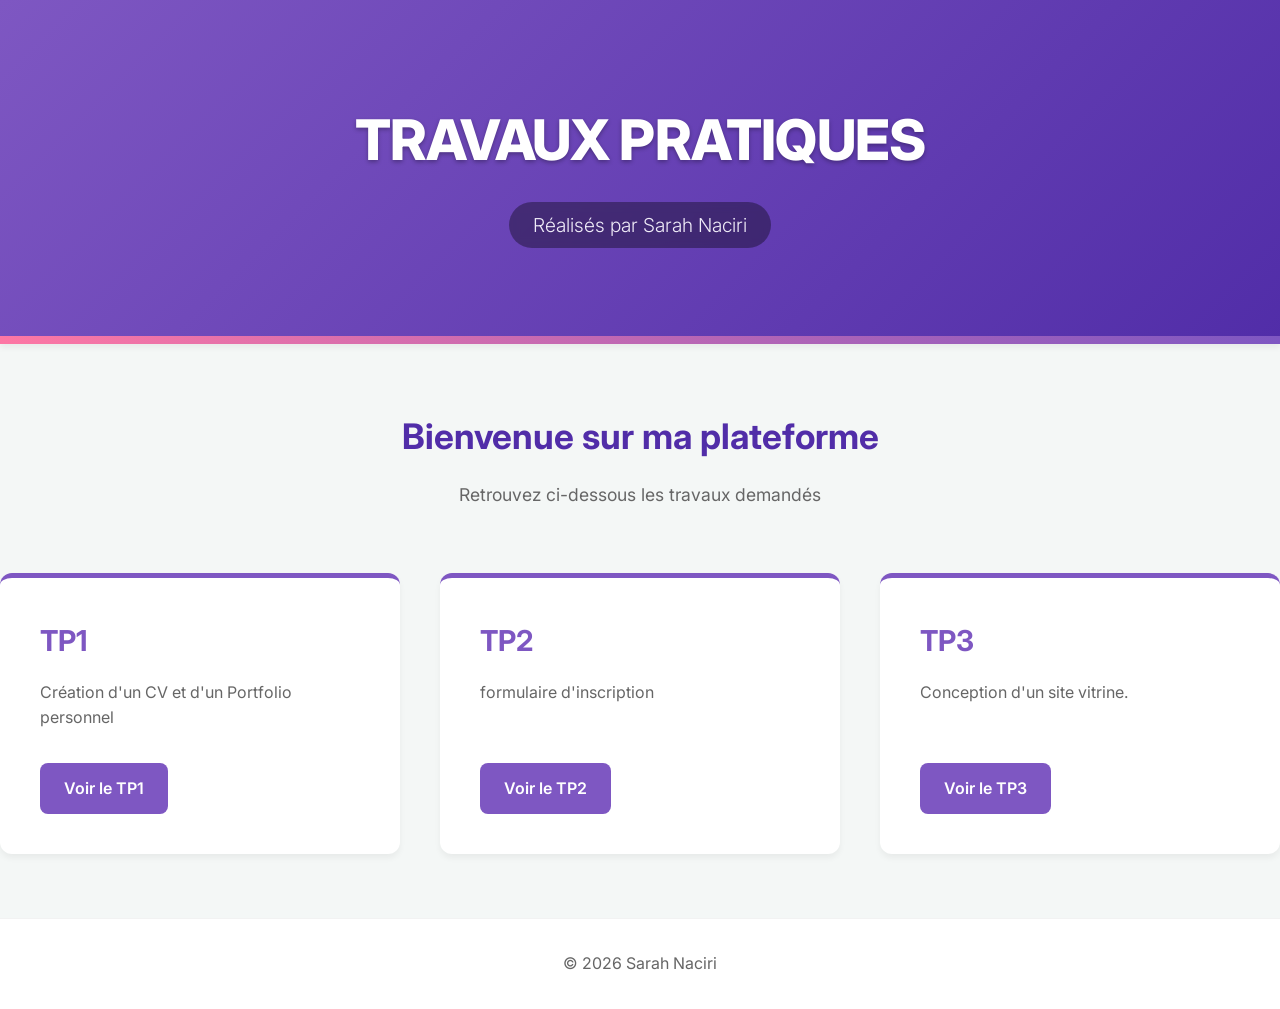
<file: index.html>
<!DOCTYPE html>
<html lang="fr">

<head>
  <meta charset="utf-8">
  <meta name="viewport" content="width=device-width, initial-scale=1">
  <meta name="description" content="Plateforme d'accès aux travaux pratiques. Sarah Naciri">
  <title>Plateforme TP - Sarah Naciri</title>
  <link rel="stylesheet" href="css/style.css">
</head>

<body>
  <header class="entete-site">

    <h1>Travaux Pratiques</h1>
    <p class="sous-titre">Réalisés par Sarah Naciri</p>

  </header>

  <main class="contenu-accueil">
    <section class="presentation">
      <h2>Bienvenue sur ma plateforme</h2>
      <p>Retrouvez ci-dessous les travaux demandés</p>
    </section>

    <!--Liste des travaux pratiques -->
    <section class="tps">

      <h2 class="titre-section-cache">Mes Travaux Pratiques</h2>
      <article class="carte-tp">
        <h3 class="titre-carte">TP1</h3>
        <p class="description-carte">Création d'un CV et d'un Portfolio personnel</p>
        <a href="pages/tp1.html" class="bouton">Voir le TP1</a>
      </article>

      <article class="carte-tp">
        <h3 class="titre-carte">TP2</h3>
        <p class="description-carte">formulaire d'inscription</p>
        <a href="pages/tp2.html" class="bouton">Voir le TP2</a>
      </article>

      <article class="carte-tp">
        <h3 class="titre-carte">TP3</h3>
        <p class="description-carte">Conception d'un site vitrine.</p>
        <a href="pages/tp3/index.html" class="bouton">Voir le TP3</a>
      </article>
    </section>
  </main>

  <footer class="pied-page">

    <p>&copy; 2026 Sarah Naciri</p>

  </footer>
</body>

</html>
</file>
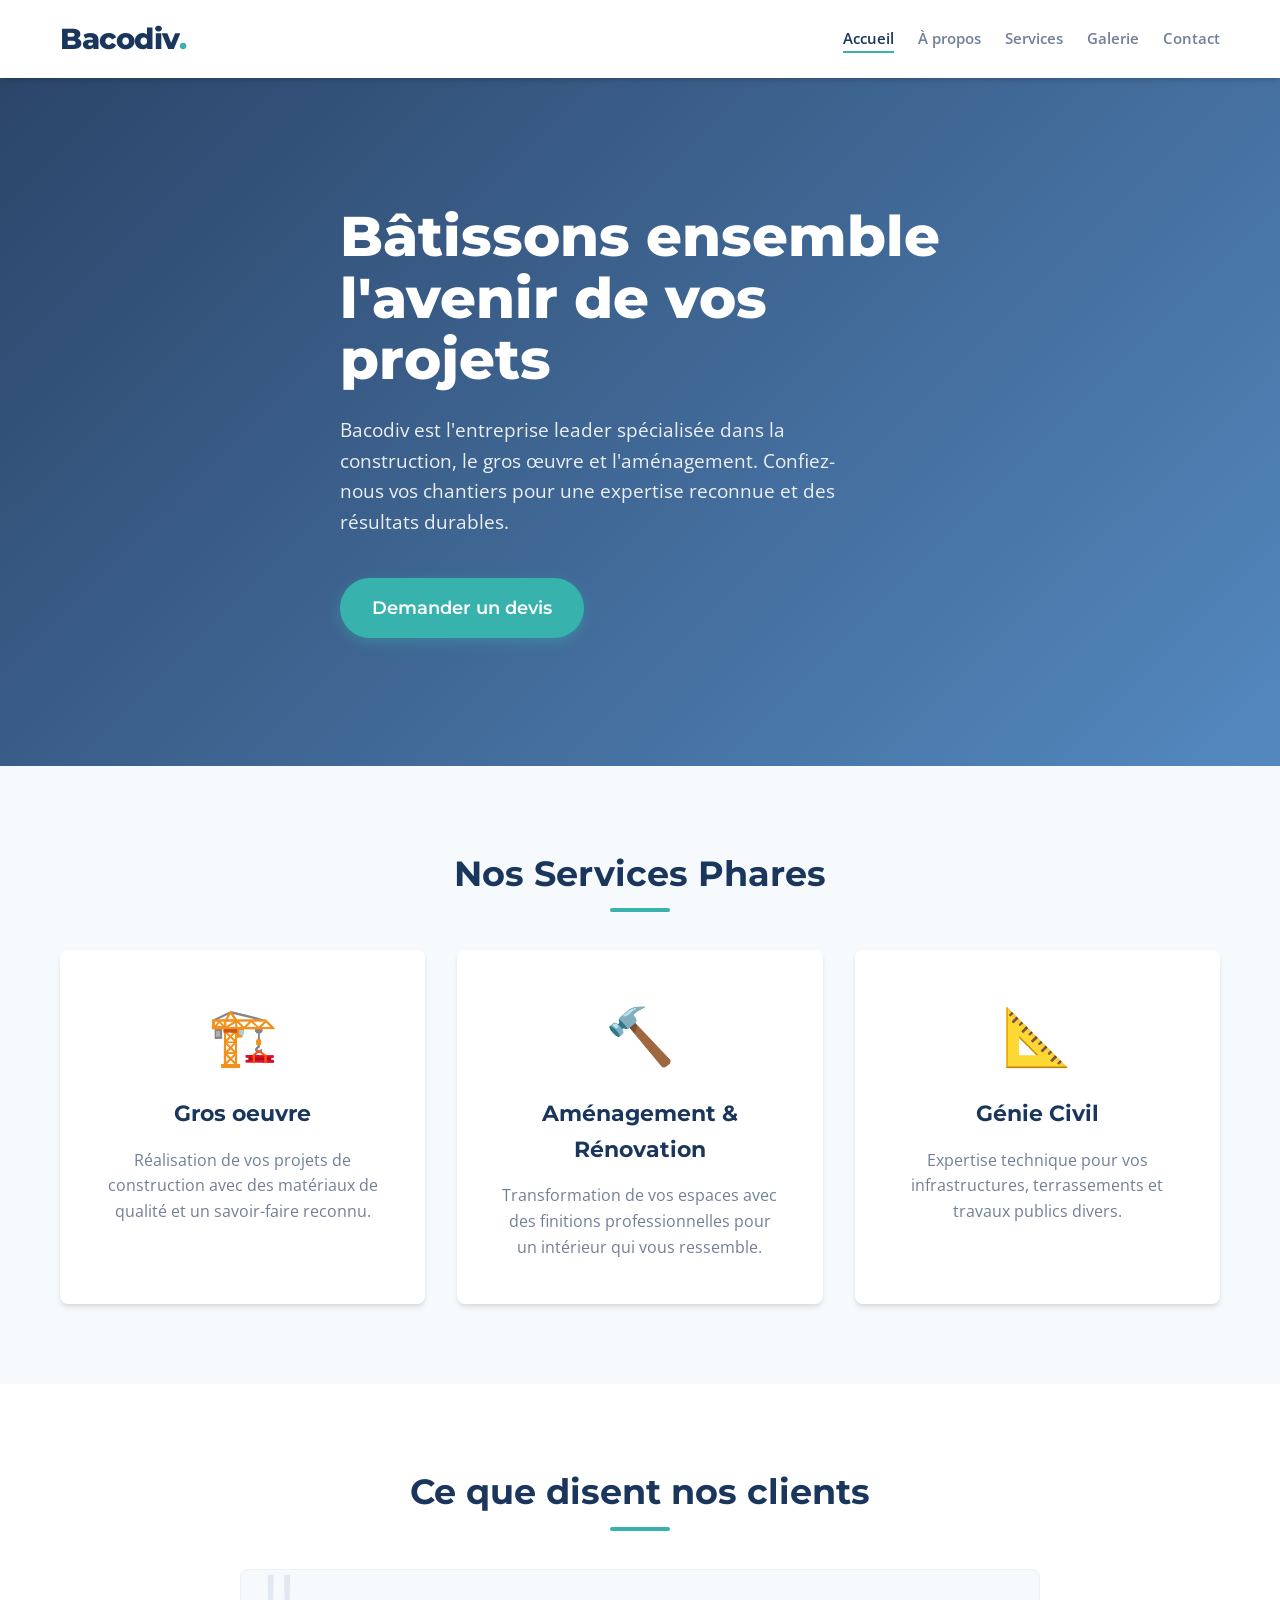
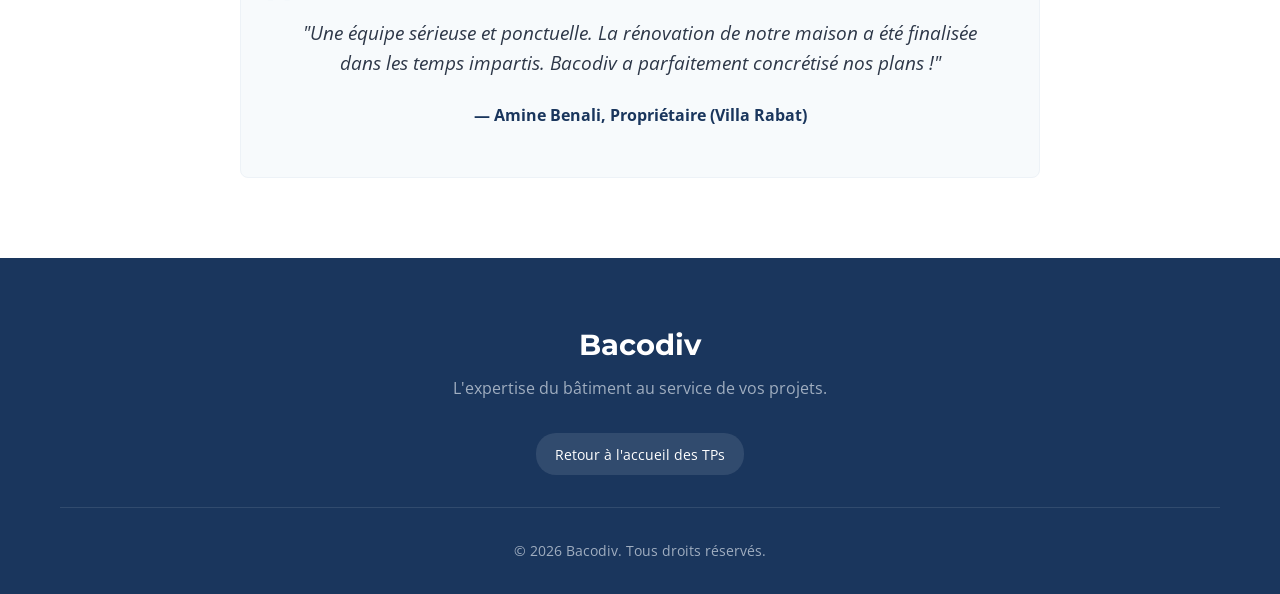
<file: pages/tp3/index.html>
<!DOCTYPE html>
<html lang="fr">

<head>
  <meta charset="UTF-8">
  <meta name="viewport" content="width=device-width, initial-scale=1.0">
  <meta name="description" content="Accueil de l'Entreprise Bacodiv.">

  <title>TP3 - Bacodiv Accueil</title>
  <!-- Titre dans l'onglet du navigateur -->
  <link rel="stylesheet" href="../../css/tp3.css">

</head>

<body class="page-vitrine">

  <a href="#contenu-principal" class="lien-saut-contenu">Aller au contenu</a>

  <header class="entete-site">
    <div class="conteneur">

      <div class="logo-site">
        <h1>Bacodiv</h1>
      </div>

      <nav class="navigation-principale" aria-label="Navigation principale">
        <!-- liste non ordonnée pour le menu -->
        <ul class="menu-horizontal">
          <li><a href="index.html" class="lien-actif" aria-current="page">Accueil</a></li>
          <li><a href="about.html">À propos</a></li>
          <li><a href="services.html">Services</a></li>
          <li><a href="gallery.html">Galerie</a></li>
          <li><a href="contact.html">Contact</a></li>
        </ul>
      </nav>

    </div>
  </header>

  <!-- Contenu principal de la page -->
  <main id="contenu-principal">

    <section class="section-banniere">
      <div class="conteneur">
        <div class="contenu-banniere">
          <h2 class="titre-banniere">Bâtissons ensemble l'avenir de vos projets</h2>
          <p class="texte-banniere">
            Bacodiv est l'entreprise leader spécialisée dans la construction, le gros œuvre et
            l'aménagement. Confiez-nous vos chantiers pour une expertise reconnue et des résultats durables.
          </p>
          <!-- Lien vers la page de contact -->
          <a href="contact.html" class="bouton-primaire">Demander un devis</a>

    </section>

    <!-- Section des services principaux -->
    <section class="section-services">
      <div class="conteneur">
        <h2 class="titre-section text-center">Nos Services Phares</h2>
        <!-- Grille de cartes de services -->
        <div class="grille-services">

          <article class="carte-service">
            <div class="icone-service" aria-hidden="true">🏗️</div>
            <h3 class="titre-service">Gros oeuvre</h3>
            <p class="description-service">
              Réalisation de vos projets de construction avec des matériaux de qualité et un savoir-faire reconnu.
            </p>
          </article>

          <article class="carte-service">
            <div class="icone-service" aria-hidden="true">🔨</div>
            <h3 class="titre-service">Aménagement &amp; Rénovation</h3>
            <p class="description-service">
              Transformation de vos espaces avec des finitions professionnelles pour un intérieur qui vous ressemble.
            </p>
          </article>

          <article class="carte-service">
            <div class="icone-service" aria-hidden="true">📐</div>
            <h3 class="titre-service">Génie Civil</h3>
            <p class="description-service">
              Expertise technique pour vos infrastructures, terrassements et travaux publics divers.
            </p>
          </article>

        </div>
      </div>
    </section>

    <!-- Section témoignages clients -->
    <section class="section-temoignages">
      <div class="conteneur">
        <h2 class="titre-section text-center">Ce que disent nos clients</h2>
        <div class="grille-temoignages">
          <!-- citation d'un client -->
          <blockquote class="carte-temoignage">
            <p class="texte-temoignage">
              "Une équipe sérieuse et ponctuelle. La rénovation de notre maison a été
              finalisée dans les temps impartis. Bacodiv a parfaitement concrétisé nos plans !"
            </p>
            <!-- footer à l'intérieur du blockquote pour l'auteur de la citation -->
            <footer class="auteur-temoignage">— Amine Benali, Propriétaire (Villa Rabat)</footer>
          </blockquote>
        </div>
      </div>
    </section>

  </main>

  <!-- Pied de page du site -->
  <footer class="pied-page-site">
    <div class="conteneur">

      <!-- Informations de l'entreprise -->
      <div class="infos-footer">
        <h3>Bacodiv</h3>
        <p>L'expertise du bâtiment au service de vos projets.</p>
      </div>

      <!-- Liens de retour -->
      <div class="liens-footer">
        <a href="../../index.html" class="bouton-retour">Retour à l'accueil des TPs</a>
      </div>

      <!-- Mention de copyright -->
      <div class="copyright-footer">
        <p>&copy; 2026 Bacodiv. Tous droits réservés.</p>
      </div>

    </div>
  </footer>

</body>

</html>
</file>
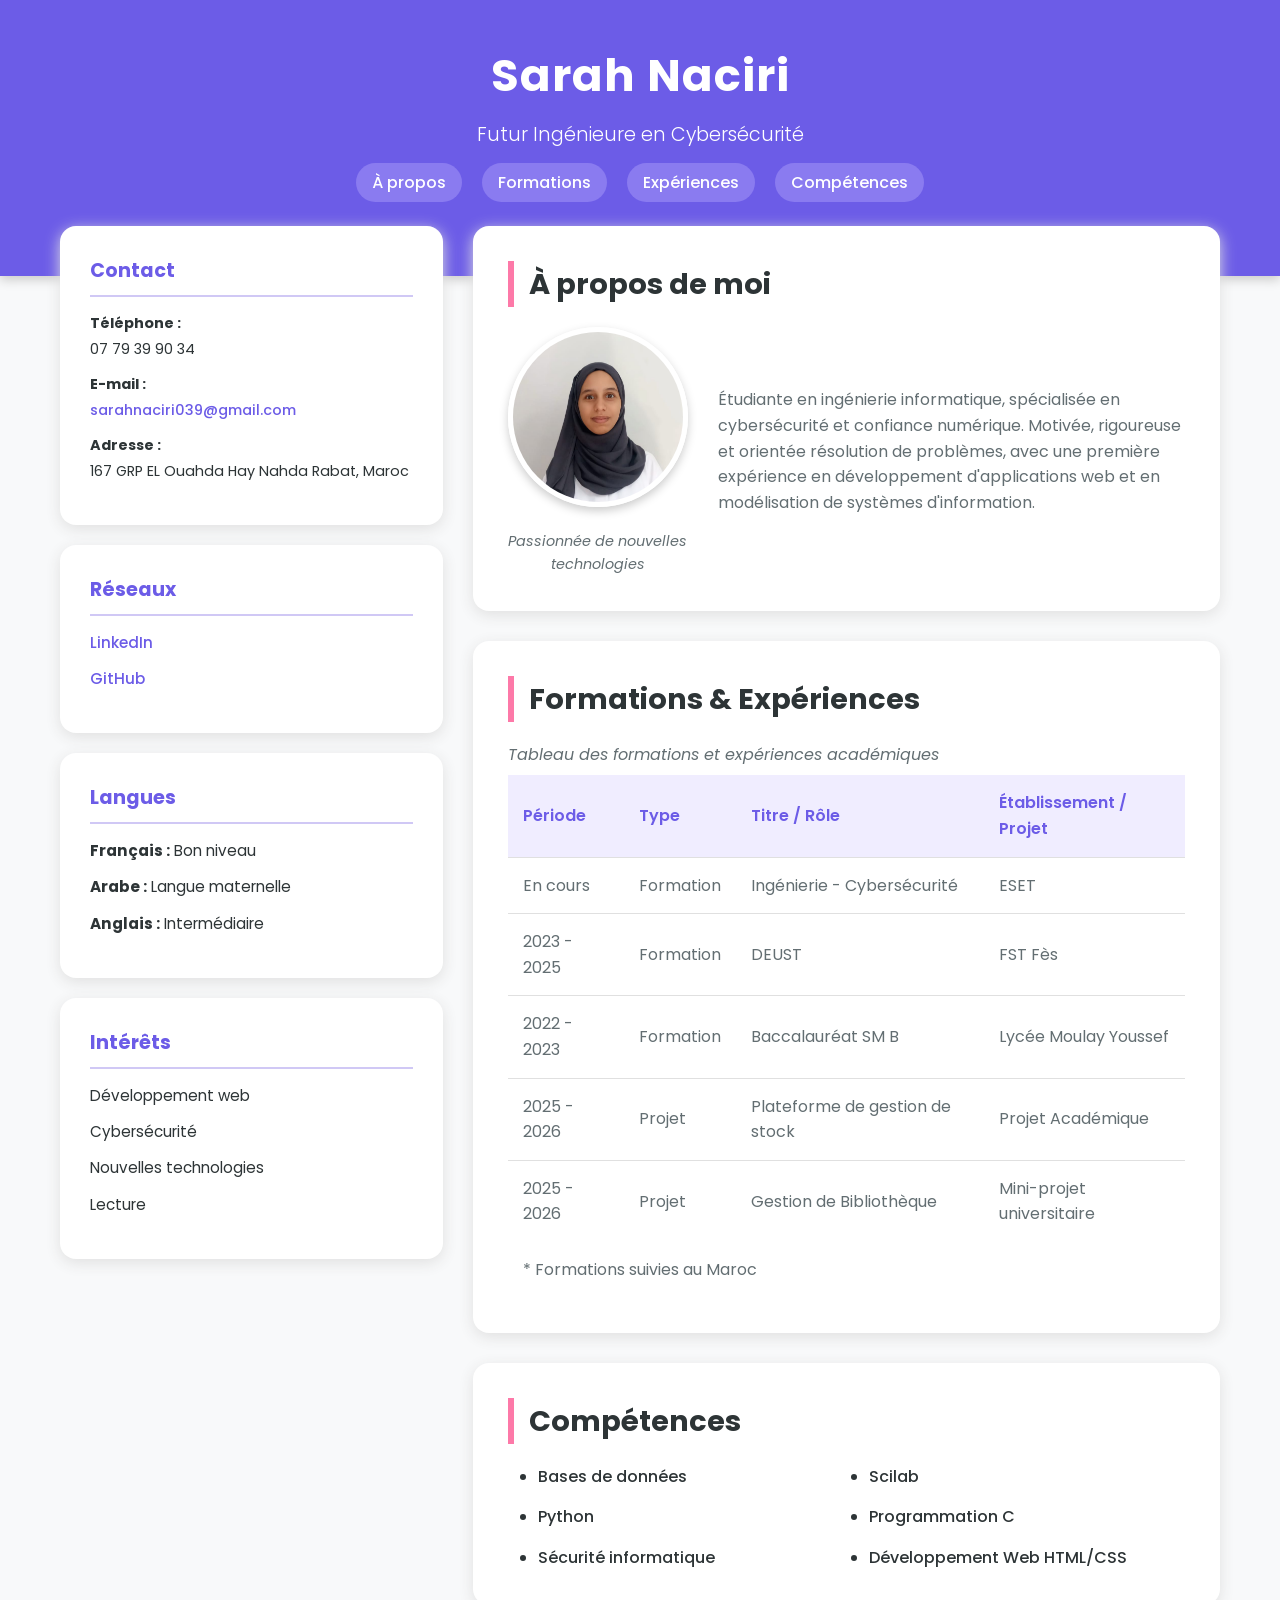
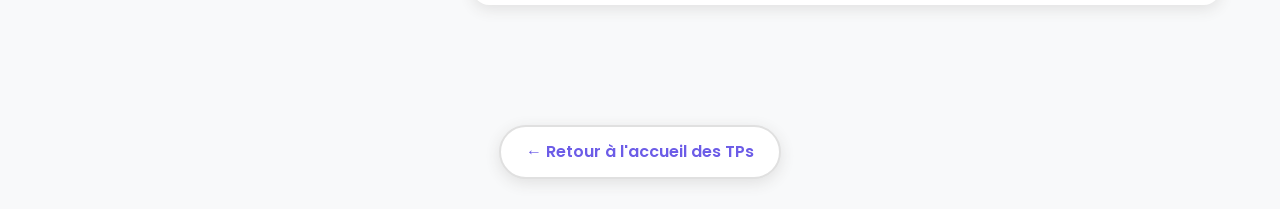
<file: pages/tp1.html>
<!DOCTYPE html>
<html lang="fr">


<head>
  <meta charset="UTF-8">
  <meta name="viewport" content="width=device-width, initial-scale=1.0">
  <meta name="description" content="CV/Portfolio de Sarah Naciri, étudiante en ingénierie informatique.">
  <title>TP1 - Portfolio de Sarah Naciri</title>
  <link rel="stylesheet" href="../css/tp1.css">
  <!--  relie le fichier CSS à cette page HTML -->
  <link rel="icon" type="image/png" href="../images/favicon.png">
</head>

<body class="page-cv">

  <a href="#contenu-principal" class="lien-saut-contenu">Aller au contenu principal</a>


  <header class="entete-cv">
    <div class="conteneur">
      <h1 class="nom-profil">Sarah Naciri</h1>
      <p class="titre-profil">Futur Ingénieure en Cybersécurité</p>

      <nav class="navigation-cv" aria-label="Navigation du CV">
        <!--  liste non ordonnée pour le menu -->
        <ul class="liste-menu">
          <!-- exp: href="#apropos" : lien vers la section avec id="apropos" sur la même page -->
          <li><a href="#apropos" class="lien-menu">À propos</a></li>
          <li><a href="#formations" class="lien-menu">Formations</a></li>
          <li><a href="#experiences" class="lien-menu">Expériences</a></li>
          <li><a href="#competences" class="lien-menu">Compétences</a></li>
        </ul>
      </nav>
    </div>
  </header>

  <!-- Contenu principal de la page -->
  <div class="conteneur">

    <main id="contenu-principal" class="mise-en-page-cv">

      <aside class="colonne-laterale">

        <!-- Bloc contact -->
        <section class="carte-info">
          <h2 class="titre-bloc">Contact</h2>
          <!-- address :balise sémantique pour les coordonnées -->
          <address class="coordonnees">
            <!-- div pour chaque ligne de contact -->
            <div class="ligne-contact">
              <strong>Téléphone :</strong>
              <span>07 79 39 90 34</span>
            </div>
            <div class="ligne-contact">
              <strong>E-mail :</strong>
              <!-- mailto: ouvre le client de messagerie -->
              <a href="mailto:sarahnaciri039@gmail.com" class="lien-contact">sarahnaciri039@gmail.com</a>
            </div>
            <div class="ligne-contact">
              <strong>Adresse :</strong>
              <span>167 GRP EL Ouahda Hay Nahda Rabat, Maroc</span>
            </div>
          </address>
        </section>

        <!-- Bloc réseaux sociaux -->
        <section class="carte-info">
          <h2 class="titre-bloc">Réseaux</h2>
          <ul class="liste-reseaux">
            <!-- rel="noopener noreferrer" = sécurité pour les liens externes -->
            <li>
              <a href="https://www.linkedin.com/in/sarah-naciri-694106385" target="_blank" rel="noopener noreferrer"
                class="lien-reseau" aria-label="Profil LinkedIn de Sarah Naciri">
                LinkedIn
              </a>
            </li>
            <li>
              <a href="https://github.com/" target="_blank" rel="noopener noreferrer" class="lien-reseau"
                aria-label="Profil GitHub de Sarah Naciri">
                GitHub
              </a>
            </li>
          </ul>
        </section>

        <!-- Bloc langues-->
        <section class="carte-info">
          <h2 class="titre-bloc">Langues</h2>
          <ul class="liste-simple">
            <li><strong>Français :</strong> Bon niveau</li>
            <li><strong>Arabe :</strong> Langue maternelle</li>
            <li><strong>Anglais :</strong> Intermédiaire</li>
          </ul>
        </section>

        <!-- Bloc centres d'intérêt -->
        <section class="carte-info">
          <h2 class="titre-bloc">Intérêts</h2>
          <ul class="liste-simple">
            <li>Développement web</li>
            <li>Cybersécurité</li>
            <li>Nouvelles technologies</li>
            <li>Lecture</li>
          </ul>
        </section>

      </aside>

      <!-- Colonne principale avec les sections du CV -->
      <div class="colonne-principale">

        <!-- Section "À propos" -->
        <article id="apropos" class="section-cv">
          <h2 class="titre-section">À propos de moi</h2>
          <div class="corps-section alignement-apropos">
            <!-- figure = image avec sa légende, figcaption = texte de la légende -->
            <figure class="conteneur-photo-apropos">
              <!-- alt : texte alternatif obligatoire sur toutes les images -->
              <img class="photo-profil" src="../images/photo.jpeg" alt="Photo de profil de Sarah Naciri"
                onerror="this.src='https://ui-avatars.com/api/?name=Sarah+Naciri&background=6c5ce7&color=fff&size=200'">
              <figcaption class="legende-photo">Passionnée de nouvelles technologies</figcaption>
            </figure>
            <p>
              Étudiante en ingénierie informatique, spécialisée en cybersécurité et confiance numérique.
              Motivée, rigoureuse et orientée résolution de problèmes, avec une première expérience
              en développement d'applications web et en modélisation de systèmes d'information.
            </p>
          </div>
        </article>

        <!-- Section des formations et expériences sous forme de tableau -->
        <article id="formations" class="section-cv">
          <h2 class="titre-section">Formations &amp; Expériences</h2>
          <div class="corps-section">
            <!-- table: tableau HTML pour données structurées -->
            <table class="tableau-cv">
              <caption>Tableau des formations et expériences académiques</caption>
              <!-- thead: en-tête du tableau -->
              <thead>
                <tr>
                  <th scope="col">Période</th>
                  <th scope="col">Type</th>
                  <th scope="col">Titre / Rôle</th>
                  <th scope="col">Établissement / Projet</th>
                </tr>
              <tbody>
                <tr>
                  <td>En cours</td>
                  <td>Formation</td>
                  <td>Ingénierie - Cybersécurité</td>
                  <td>ESET</td>
                </tr>
                <tr>
                  <td>2023 - 2025</td>
                  <td>Formation</td>
                  <td>DEUST</td>
                  <td>FST Fès</td>
                </tr>
                <tr>
                  <td>2022 - 2023</td>
                  <td>Formation</td>
                  <td>Baccalauréat SM B</td>
                  <td>Lycée Moulay Youssef</td>
                </tr>
                <tr>
                  <td>2025 - 2026</td>
                  <td>Projet</td>
                  <td>Plateforme de gestion de stock</td>
                  <td>Projet Académique</td>
                </tr>
                <tr>
                  <td>2025 - 2026</td>
                  <td>Projet</td>
                  <td>Gestion de Bibliothèque</td>
                  <td>Mini-projet universitaire</td>
                </tr>
              </tbody>
              <tfoot>
                <tr>
                  <td colspan="4">* Formations suivies au Maroc</td>
                </tr>
              </tfoot>
            </table>
          </div>
        </article>

        <!-- Section des compétences techniques -->
        <article id="competences" class="section-cv">
          <h2 class="titre-section">Compétences</h2>
          <div class="corps-section">
            <ul class="liste-competences">
              <li>Bases de données</li>
              <li>Scilab</li>
              <li>Python</li>
              <li>Programmation C</li>
              <li>Sécurité informatique</li>
              <li>Développement Web HTML/CSS</li>
            </ul>
          </div>
        </article>

      </div>

    </main>
  </div>

  <!-- Pied de page -->
  <footer class="pied-page-cv">
    <div class="conteneur">
      <a href="../index.html" class="bouton-retour">← Retour à l'accueil des TPs</a>
    </div>
  </footer>

</body>

</html>
</file>
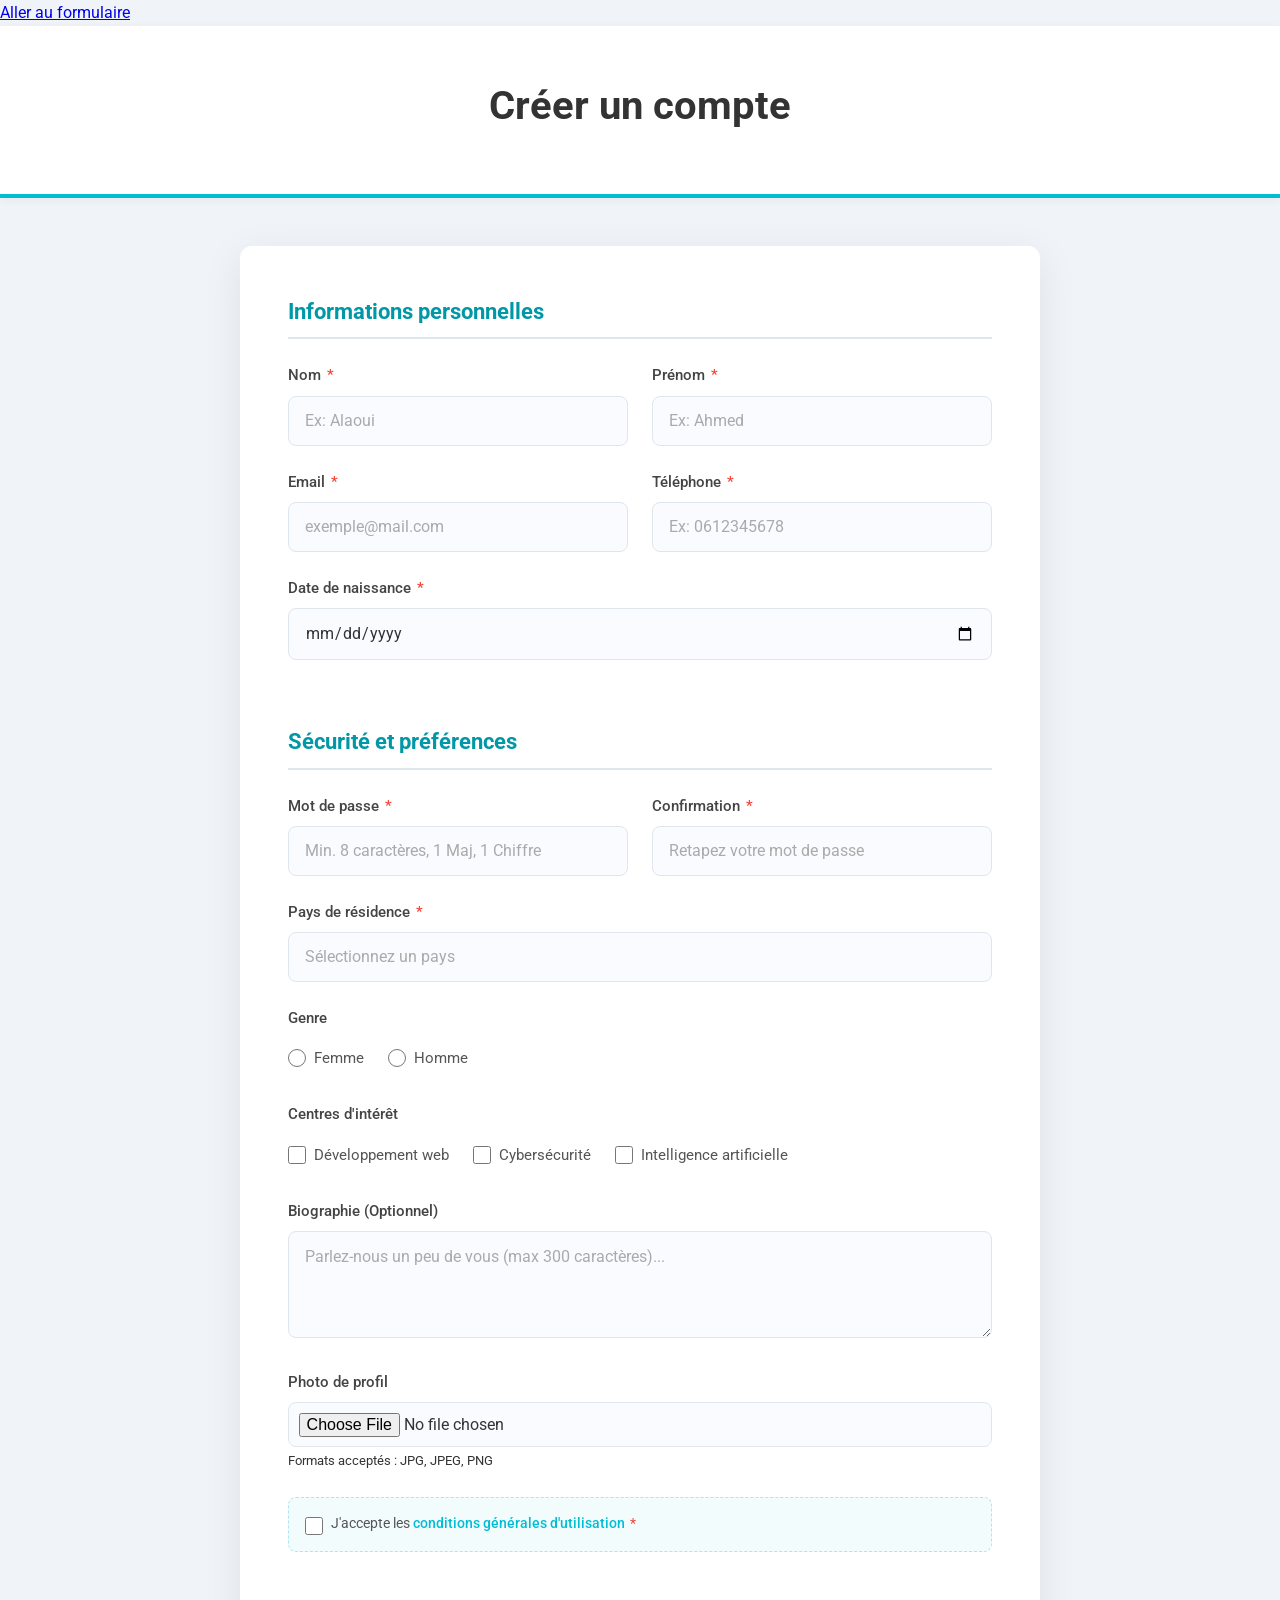
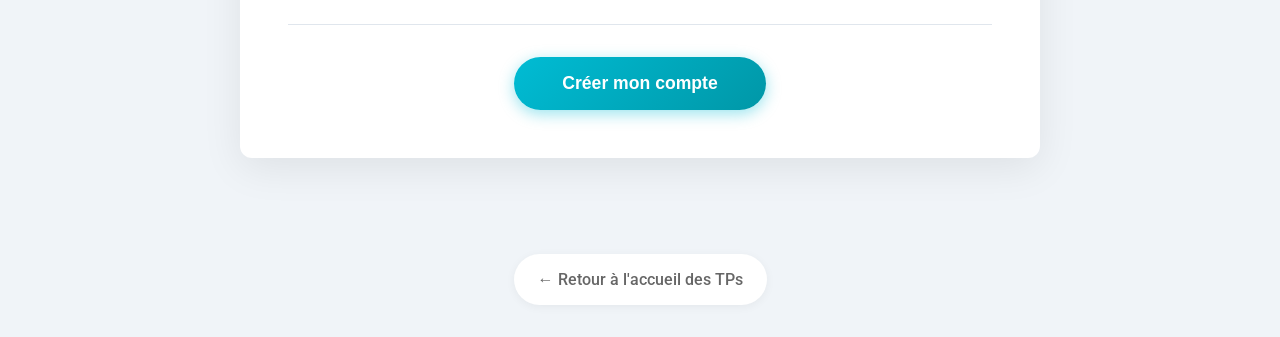
<file: pages/tp2.html>
<!DOCTYPE html>
<html lang="fr">

<head>
  <meta charset="UTF-8">
  <meta name="viewport" content="width=device-width, initial-scale=1.0">
  <meta name="description" content="Formulaire d'inscription - Créer un compte utilisateur.">
  <title>TP2 - Inscription</title>
  <link rel="stylesheet" href="../css/tp2.css">
  <!-- On connecte le fichier de styles CSS -->
  <link rel="icon" type="image/png" href="../images/favicon.png">
</head>

<body class="page-formulaire">

  <a href="#formulaire-inscription" class="lien-saut-contenu">Aller au formulaire</a>

  <!-- En-tête de la page -->
  <header class="entete-form">
    <h1 class="titre-principal">Créer un compte</h1>
  </header>

  <!-- Contenu principal : le formulaire -->
  <main class="contenu-principal">
    <div class="carte-formulaire">

      <!-- action="#" pour que  le formulaire ne se soumet nulle part  -->
      <!-- method="post" pour que les données sont envoyées de façon sécurisée -->
      <!-- enctype permet l'envoi de fichiers  -->
      <form id="formulaire-inscription" class="formulaire-inscription" action="#" method="post"
        enctype="multipart/form-data" novalidate>

        <!--  Partie 1 : Informations personnelles-->
        <fieldset class="groupe-champs">
          <legend class="legende-groupe">Informations personnelles</legend>

          <!-- Grille à 2 colonnes pour nom et prénom côte à côte -->
          <div class="grille-2-colonnes">

            <!-- Champ Nom -->
            <p class="champ-formulaire">
              <label for="nom" class="etiquette-champ">
                Nom <span class="requis" aria-hidden="true">*</span>
              </label>
              <!-- required est utilisé pour les champs obligatoire -->
              <!-- autocomplete pour aider le navigateur à remplir automatiquement -->
              <input id="nom" name="nom" type="text" class="entree-texte" placeholder="Ex: Alaoui" required
                autocomplete="family-name" aria-required="true">
            </p>

            <!-- Champ Prénom -->
            <p class="champ-formulaire">
              <label for="prenom" class="etiquette-champ">
                Prénom <span class="requis" aria-hidden="true">*</span>
              </label>
              <input id="prenom" name="prenom" type="text" class="entree-texte" placeholder="Ex: Ahmed" required
                autocomplete="given-name" aria-required="true">
            </p>

          </div>

          <div class="grille-2-colonnes">

            <!-- Champ Email -->
            <p class="champ-formulaire">
              <label for="email" class="etiquette-champ">
                Email <span class="requis" aria-hidden="true">*</span>
              </label>
              <!-- type="email" = le navigateur vérifie que c'est bien un email -->
              <input id="email" name="email" type="email" class="entree-texte" placeholder="exemple@mail.com" required
                autocomplete="email" aria-required="true"
                title="Veuillez entrer une adresse email valide (ex: nom@domaine.com)">
            </p>

            <!-- Champ Téléphone -->
            <p class="champ-formulaire">
              <label for="telephone" class="etiquette-champ">
                Téléphone <span class="requis" aria-hidden="true">*</span>
              </label>
              <!-- pattern est une expression pour valider le format -->
              <input id="telephone" name="telephone" type="tel" class="entree-texte" placeholder="Ex: 0612345678"
                required pattern="0[67][0-9]{8}" autocomplete="tel" aria-required="true"
                title="Format attendu : 06 ou 07 suivi de 8 chiffres (ex: 0612345678)">
            </p>

          </div>

          <!-- Date de naissance -->
          <p class="champ-formulaire">
            <label for="naissance" class="etiquette-champ">
              Date de naissance <span class="requis" aria-hidden="true">*</span>
            </label>
            <!-- type="date"pour affiche un calendrier dans le navigateur -->
            <!-- max="2007-12-31"pour que l'utilisateur doit avoir au moins 18 ans -->
            <input id="naissance" name="naissance" type="date" class="entree-texte" required max="2007-12-31"
              autocomplete="bday" aria-required="true" title="Vous devez avoir au moins 18 ans pour vous inscrire">
          </p>

        </fieldset>

        <!--  Partie 2 : Sécurité et préférences  -->
        <fieldset class="groupe-champs">
          <legend class="legende-groupe">Sécurité et préférences</legend>

          <div class="grille-2-colonnes">

            <!-- Champ Mot de passe -->
            <p class="champ-formulaire">
              <label for="motdepasse" class="etiquette-champ">
                Mot de passe <span class="requis" aria-hidden="true">*</span>
              </label>
              <!-- pattern pour au moins 8 caractères, 1 majuscule et 1 chiffre -->
              <input id="motdepasse" name="motdepasse" type="password" class="entree-texte"
                placeholder="Min. 8 caractères, 1 Maj, 1 Chiffre" required pattern="^(?=.*[A-Z])(?=.*\d).{8,}$"
                autocomplete="new-password" aria-required="true"
                title="Le mot de passe doit contenir au moins 8 caractères, une majuscule et un chiffre">
            </p>

            <!-- Champ Confirmation mot de passe -->
            <p class="champ-formulaire">
              <label for="confirmation" class="etiquette-champ">
                Confirmation <span class="requis" aria-hidden="true">*</span>
              </label>
              <input id="confirmation" name="confirmation" type="password" class="entree-texte"
                placeholder="Retapez votre mot de passe" required autocomplete="new-password" aria-required="true"
                title="Retapez exactement le même mot de passe">
            </p>

          </div>

          <!-- Champ Pays -->
          <p class="champ-formulaire">
            <label for="pays" class="etiquette-champ">
              Pays de résidence <span class="requis" aria-hidden="true">*</span>
            </label>
            <!-- list="liste-pays" connecte l'input à la datalist ci-dessous -->
            <input id="pays" name="pays" class="entree-texte" list="liste-pays" placeholder="Sélectionnez un pays"
              required autocomplete="country-name" aria-required="true">
            <!-- datalist c'est la  liste de suggestions pour l'input au-dessus -->
            <datalist id="liste-pays">
              <option value="Maroc"></option>
              <option value="France"></option>
              <option value="Espagne"></option>
              <option value="Canada"></option>
            </datalist>
          </p>

          <!-- Choix du genre avec des boutons radio -->
          <!-- Un seul choix possible parmi les options radio -->
          <fieldset class="champ-formulaire multi-choix">
            <legend class="etiquette-champ pseudo-label">Genre</legend>
            <div class="conteneur-radios">
              <label class="etiquette-radio">
                <input type="radio" class="entree-radio" name="genre" value="femme" required>
                Femme
              </label>
              <label class="etiquette-radio">
                <input type="radio" class="entree-radio" name="genre" value="homme">
                Homme
              </label>
            </div>
          </fieldset>

          <!-- Centres d'intérêt avec des cases à cocher (Plusieurs choix possibles avec les checkboxes) -->
          <fieldset class="champ-formulaire multi-choix">
            <legend class="etiquette-champ pseudo-label">Centres d'intérêt</legend>
            <div class="conteneur-checkbox">
              <label class="etiquette-checkbox">
                <input type="checkbox" class="entree-checkbox" name="interets" value="web">
                Développement web
              </label>
              <label class="etiquette-checkbox">
                <input type="checkbox" class="entree-checkbox" name="interets" value="cyber">
                Cybersécurité
              </label>
              <label class="etiquette-checkbox">
                <input type="checkbox" class="entree-checkbox" name="interets" value="ia">
                Intelligence artificielle
              </label>
            </div>
          </fieldset>

          <!-- zone de texte libre avec limite de caractères -->
          <p class="champ-formulaire">
            <label for="bio" class="etiquette-champ">Biographie (Optionnel)</label>
            <!-- maxlength = nombre maximum de caractères autorisés -->
            <textarea id="bio" name="bio" class="entree-texte zone-texte" maxlength="300" rows="4"
              placeholder="Parlez-nous un peu de vous (max 300 caractères)..."></textarea>
          </p>

          <!-- Upload de photo de profil -->
          <p class="champ-formulaire custom-file-upload">
            <label for="photo" class="etiquette-champ">Photo de profil</label>
            <!-- type="file" = bouton pour choisir un fichier -->
            <!-- accept = limite aux extensions d'image acceptées -->
            <input id="photo" name="photo" type="file" class="entree-fichier" accept=".jpg,.jpeg,.png"
              aria-describedby="aide-photo">
            <small id="aide-photo">Formats acceptés : JPG, JPEG, PNG</small>
          </p>

          <!-- Case à cocher pour accepter les Conditions Générales d'Utilisation -->
          <p class="champ-formulaire conditions-utilisation">
            <label class="etiquette-checkbox cgu-label">
              <input type="checkbox" class="entree-checkbox" name="cgu" required aria-required="true">
              <span class="texte-cgu">
                J'accepte les
                <a href="#" class="lien-cgu">conditions générales d'utilisation</a>
                <span class="requis" aria-hidden="true">*</span>
              </span>
            </label>
          </p>

        </fieldset>

        <!-- Bouton de soumission du formulaire -->
        <p class="conteneur-actions">
          <button type="submit" class="bouton-soumission">Créer mon compte</button>
        </p>

      </form>
    </div>
  </main>

  <!-- Pied de page avec lien retour -->
  <footer class="pied-page-form conteneur text-center">
    <a href="../index.html" class="bouton-retour">← Retour à l'accueil des TPs</a>
  </footer>

</body>

</html>
</file>
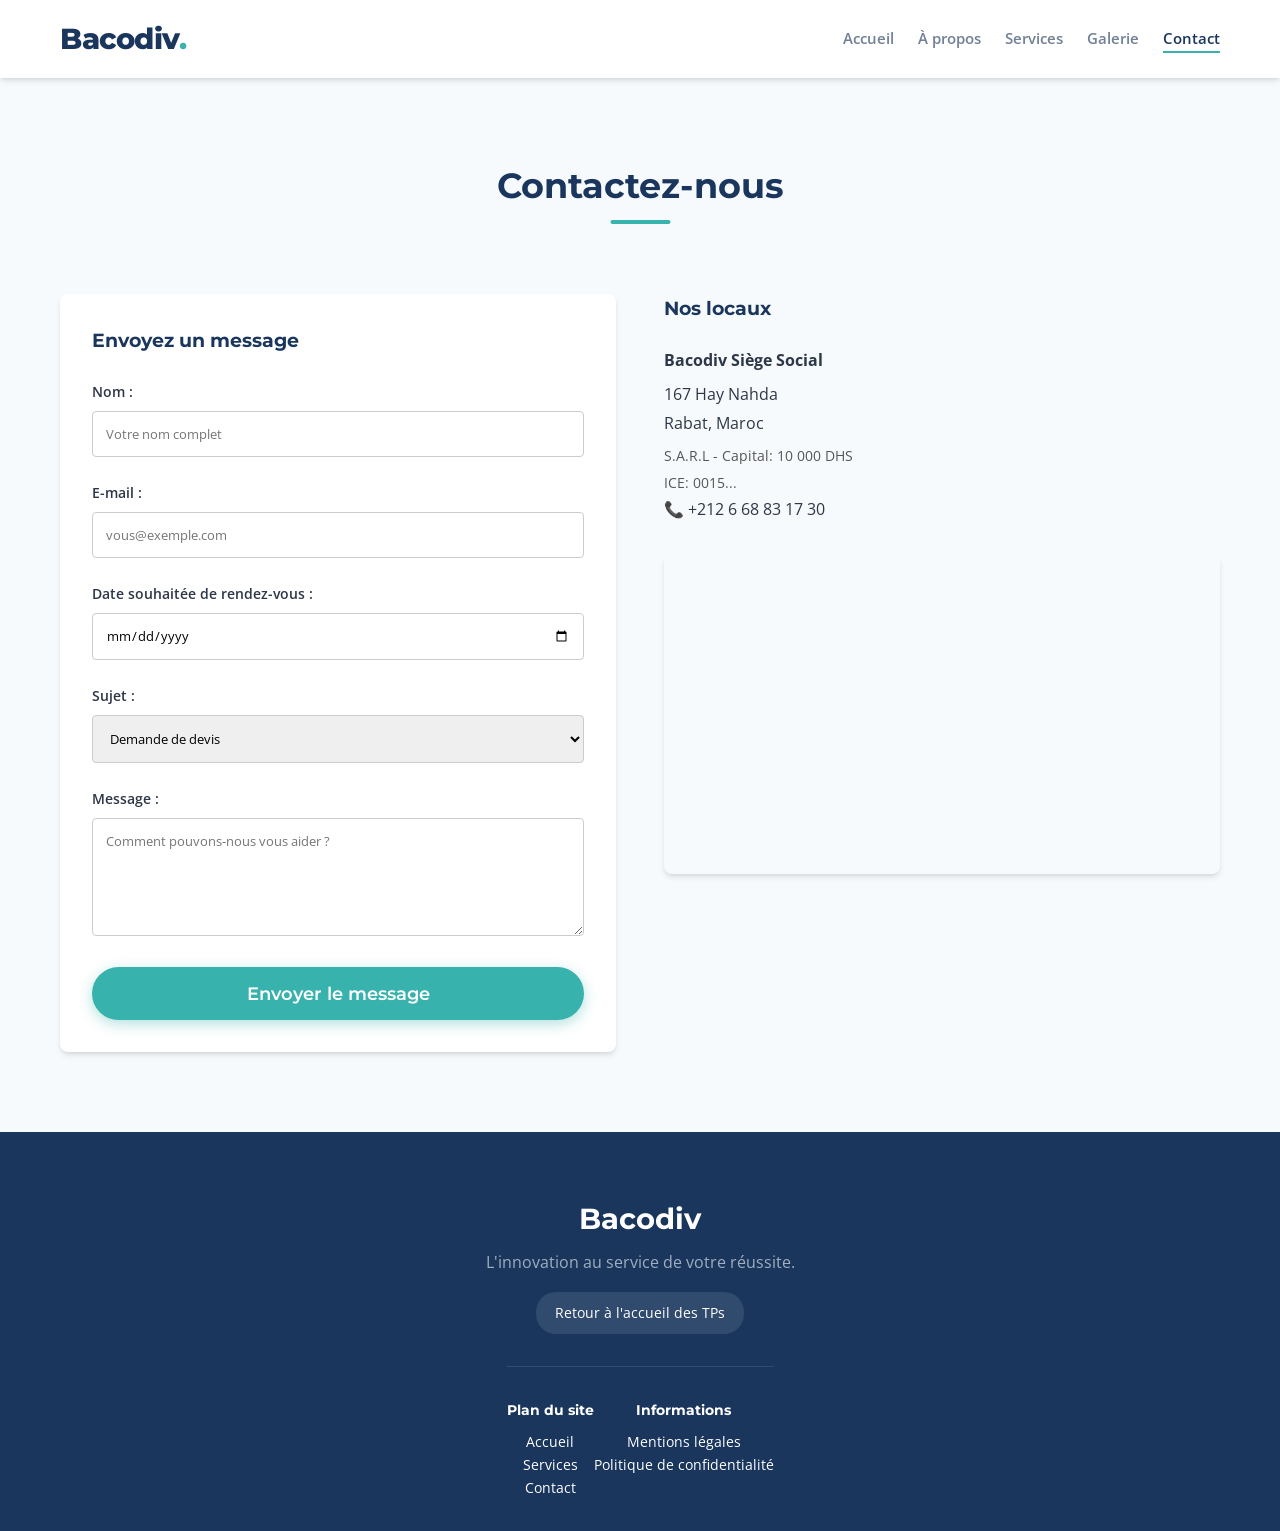
<file: pages/tp3/contact.html>
<!DOCTYPE html>
<html lang="fr">

<head>
  <meta charset="UTF-8">
  <meta name="viewport" content="width=device-width, initial-scale=1.0">
  <meta name="description" content="Contactez Bacodiv pour vos projets.">
  <title>Contact - Bacodiv</title>
  <link rel="stylesheet" href="../../css/tp3.css">
</head>

<body class="page-vitrine">

  <a href="#contenu-principal" class="lien-saut-contenu">Aller au contenu</a>

  <header class="entete-site">
    <div class="conteneur">

      <div class="logo-site">
        <h1>Bacodiv</h1>
      </div>

      <nav class="navigation-principale" aria-label="Navigation principale">
        <ul class="menu-horizontal">
          <li><a href="index.html">Accueil</a></li>
          <li><a href="about.html">À propos</a></li>
          <li><a href="services.html">Services</a></li>
          <li><a href="gallery.html">Galerie</a></li>
          <li><a href="contact.html" class="lien-actif" aria-current="page">Contact</a></li>
        </ul>
      </nav>

    </div>
  </header>

  <!-- Contenu principal de la page -->
  <main id="contenu-principal">
    <section class="section-services">
      <div class="conteneur">
        <h2 class="titre-section text-center">Contactez-nous</h2>

        <div class="contact-container">

          <!-- Formulaire de contact -->
          <div class="form-contact">
            <h3 class="contact-sous-titre">Envoyez un message</h3>

            <!-- action="#" pour aue le formulaire ne se soumet nulle part-->
            <form action="#" method="POST">

              <!-- Champ Nom -->
              <label for="nom">Nom :</label>
              <input type="text" id="nom" name="nom" required placeholder="Votre nom complet">

              <!-- Champ Email -->
              <label for="email">E-mail :</label>
              <!-- type="email" pour que le navigateur vérifie le format automatiquement -->
              <input type="email" id="email" name="email" required placeholder="vous@exemple.com">

              <!-- Champ date de rendez-vous  -->
              <label for="date-rdv">Date souhaitée de rendez-vous :</label>
              <!-- type="date" pour afficher un calendrier -->
              <input type="date" id="date-rdv" name="date-rdv">

              <!-- Sélection du sujet avec une liste déroulante -->
              <label for="sujet">Sujet :</label>
              <!-- select est pour une liste déroulante avec plusieurs options -->
              <select id="sujet" name="sujet">
                <option value="devis">Demande de devis</option>
                <option value="support">Support technique</option>
                <option value="partenariat">Partenariat</option>
                <option value="autre">Autre</option>
              </select>

              <!-- Champ message  -->
              <label for="message">Message :</label>
              <!-- textarea: grande zone de texte sur plusieurs lignes -->
              <textarea id="message" name="message" rows="5" required
                placeholder="Comment pouvons-nous vous aider ?"></textarea>

              <!-- Bouton d'envoi -->
              <button type="submit" class="bouton-primaire btn-pleine-largeur">Envoyer le message</button>

            </form>
          </div>

          <!-- Infos de localisation et carte Google Maps -->
          <div class="infos-carte">
            <h3 class="contact-sous-titre">Nos locaux</h3>
            <p class="contact-mb-medium"><strong>Bacodiv Siège Social</strong></p>
            <p class="contact-mb-small">167 Hay Nahda</p>
            <p class="contact-mb-medium">Rabat, Maroc</p>
            <p class="contact-mb-small contact-text-small">S.A.R.L - Capital: 10 000 DHS</p>
            <p class="contact-mb-small contact-text-small">ICE: 0015...</p>
            <p class="contact-mb-large">&#128222; +212 6 68 83 17 30</p>

            <iframe class="carte-maps" title="Carte Google Maps - Localisation Bacodiv à Rabat"
              src="https://www.google.com/maps/embed?pb=!1m18!1m12!1m3!1d105886.602281488!2d-6.9388057288631!3d33.9693356!2m3!1f0!2f0!3f0!3m2!1i1024!2i768!4f13.1!3m3!1m2!1s0xda76b871f50c5c1%3A0x7ac946ed7408076b!2sRabat%2C%20Morocco!5e0!3m2!1sen!2sus!4v1700000000000!5m2!1sen!2sus"
              width="100%" height="320" style="border:0;" allowfullscreen="" loading="lazy"
              referrerpolicy="no-referrer-when-downgrade">
            </iframe>
          </div>

        </div>
      </div>
    </section>
  </main>

  <!-- Pied de page  -->
  <footer class="pied-page-site">
    <div class="conteneur">

      <div class="infos-footer text-center">
        <h3 class="contact-mb-medium">Bacodiv</h3>
        <p>L'innovation au service de votre réussite.</p>
        <p>
          <a href="../../index.html" class="bouton-retour footer-bouton-retour">
            Retour à l'accueil des TPs
          </a>
        </p>
      </div>

      <div class="footer-liens-conteneur">

        <!--  plan du site -->
        <div>
          <h4>Plan du site</h4>
          <ul class="footer-liste-liens">
            <li><a href="index.html" class="footer-lien">Accueil</a></li>
            <li><a href="services.html" class="footer-lien">Services</a></li>
            <li><a href="contact.html" class="footer-lien">Contact</a></li>
          </ul>
        </div>

        <!-- informations légales -->
        <div>
          <h4>Informations</h4>
          <ul class="footer-liste-liens">
            <li><a href="#" class="footer-lien">Mentions légales</a></li>
            <li><a href="#" class="footer-lien">Politique de confidentialité</a></li>
          </ul>
        </div>

      </div>
    </div>
  </footer>

</body>

</html>
</file>
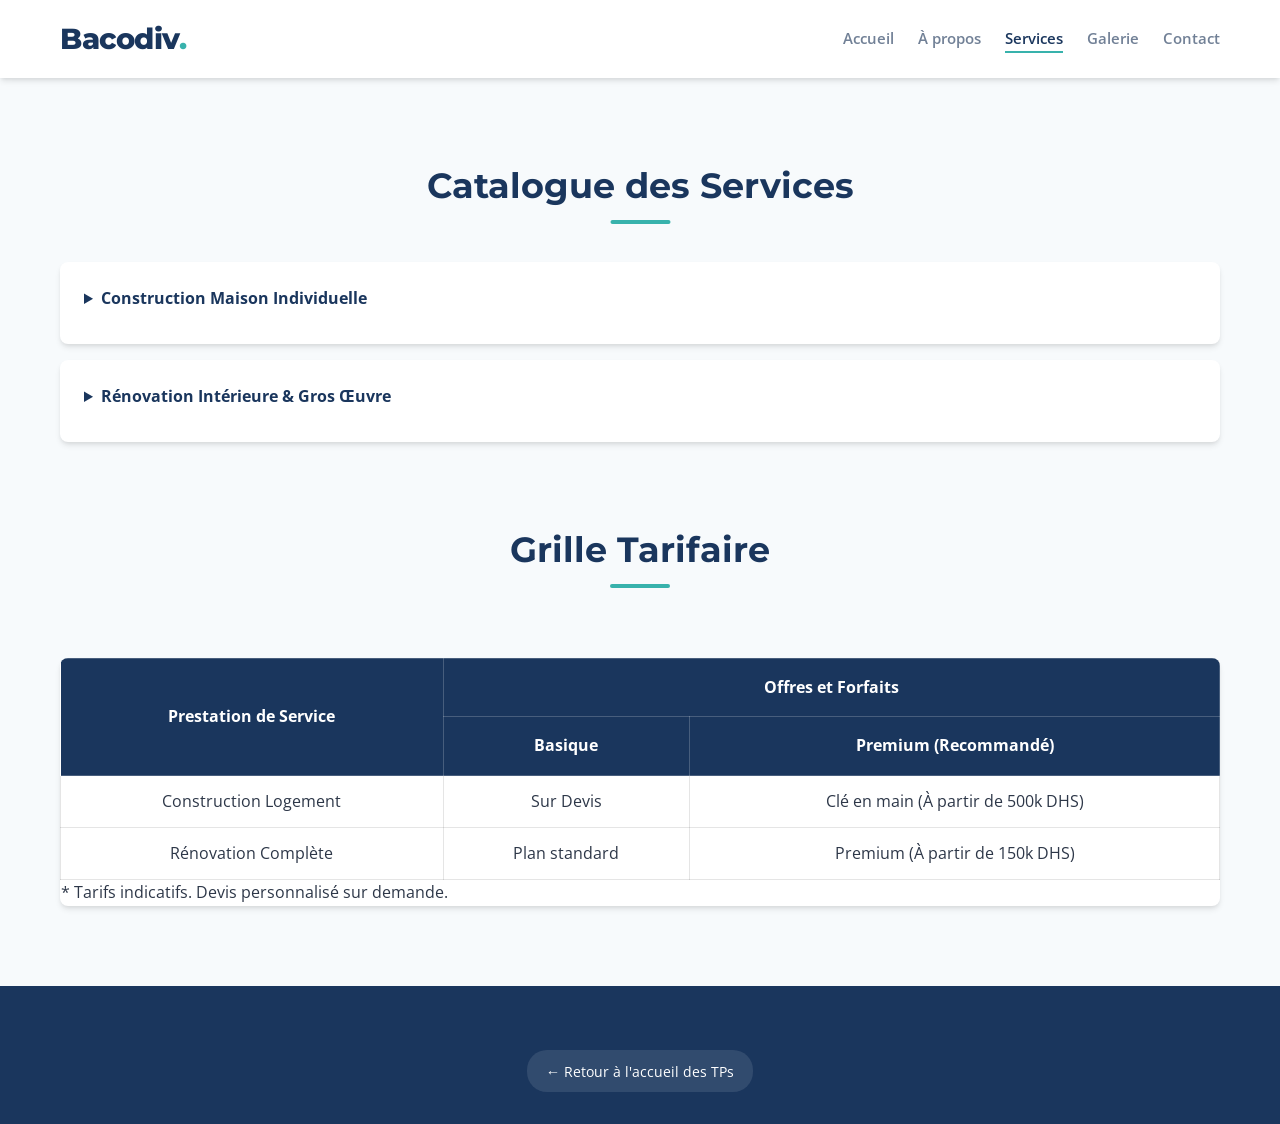
<file: pages/tp3/services.html>
<!DOCTYPE html>
<html lang="fr">

<head>
  <meta charset="UTF-8">
  <meta name="viewport" content="width=device-width, initial-scale=1.0">
  <meta name="description" content="Nos services détaillés chez Bacodiv.">
  <title>Services - Bacodiv</title>
  <link rel="stylesheet" href="../../css/tp3.css">
</head>

<body class="page-vitrine">

  <a href="#contenu-principal" class="lien-saut-contenu">Aller au contenu</a>

  <header class="entete-site">
    <div class="conteneur">

      <div class="logo-site">
        <h1>Bacodiv</h1>
      </div>

      <nav class="navigation-principale" aria-label="Navigation principale">
        <ul class="menu-horizontal">
          <li><a href="index.html">Accueil</a></li>
          <li><a href="about.html">À propos</a></li>
          <li><a href="services.html" class="lien-actif" aria-current="page">Services</a></li>
          <li><a href="gallery.html">Galerie</a></li>
          <li><a href="contact.html">Contact</a></li>
        </ul>
      </nav>

    </div>
  </header>

  <!-- Contenu principal de la page -->
  <main id="contenu-principal">
    <section class="section-services">
      <div class="conteneur">
        <h2 class="titre-section text-center">Catalogue des Services</h2>

        <!-- On clique sur le "summary" pour voir le détail -->
        <details class="details-service">
          <summary>Construction Maison Individuelle</summary>
          <p>
            Nous vous accompagnons de A à Z dans la création de votre maison idéale.
            Respect des normes de qualité et des délais.
          </p>
        </details>

        <details class="details-service">
          <summary>Rénovation Intérieure &amp; Gros Œuvre</summary>
          <p>
            Donnez un second souffle à votre bien. Plomberie, électricité, maçonnerie,
            rafraîchissement des peintures.
          </p>
        </details>

        <!-- Tableau des tarifs -->
        <h2 class="titre-section text-center titre-grille">Grille Tarifaire</h2>

        <table class="table-tarifs">

          <thead>
            <tr>
              <th rowspan="2" scope="col">Prestation de Service</th>
              <th colspan="2" scope="colgroup">Offres et Forfaits</th>
            </tr>
            <tr>
              <th scope="col">Basique</th>
              <th scope="col">Premium (Recommandé)</th>
            </tr>
          </thead>

          <tbody>
            <tr>
              <td class="td-tarif">Construction Logement</td>
              <td class="td-tarif">Sur Devis</td>
              <td class="td-tarif">Clé en main (À partir de 500k DHS)</td>
            </tr>
            <tr>
              <td class="td-tarif">Rénovation Complète</td>
              <td class="td-tarif">Plan standard</td>
              <td class="td-tarif">Premium (À partir de 150k DHS)</td>
            </tr>
          </tbody>

          <tfoot>
            <tr>
              <td colspan="3">* Tarifs indicatifs. Devis personnalisé sur demande.</td>
            </tr>
          </tfoot>

        </table>

      </div>
    </section>
  </main>

  <!-- Pied de page -->
  <footer class="pied-page-site">
    <div class="conteneur text-center">
      <a href="../../index.html" class="bouton-retour">← Retour à l'accueil des TPs</a>
    </div>
  </footer>

</body>

</html>
</file>
<file: css/style.css>
@import url('https://fonts.googleapis.com/css2?family=Inter:wght@300;400;600;700&display=swap');

:root {
  --couleur-primaire: #7e57c2;
  --couleur-primaire-sombre: #512da8;
  --couleur-secondaire: #fd77a4;
  --couleur-fond: #f4f7f6;
  --couleur-texte: #333333;
  --couleur-texte-clair: #666666;
  --couleur-blanc: #ffffff;
  --ombre-legere: 0 4px 6px rgba(0, 0, 0, 0.05);
  --ombre-survol: 0 10px 20px rgba(0, 0, 0, 0.1);
  --transition-douce: all 0.3s ease;
  --bordure-arrondie: 12px;
}

* {
  margin: 0;
  padding: 0;
  box-sizing: border-box;
}

body {
  font-family: 'Inter', sans-serif;
  background-color: var(--couleur-fond);
  color: var(--couleur-texte);
  line-height: 1.6;
  display: flex;
  flex-direction: column;
  min-height: 100vh;
}



.entete-site {
  background: linear-gradient(135deg, var(--couleur-primaire), var(--couleur-primaire-sombre)), url('https://images.unsplash.com/photo-1541888081622-4a00ddf8a975?w=1600&q=80') center/cover;
  background-blend-mode: overlay;
  color: var(--couleur-blanc);
  padding: 6rem 2rem;
  text-align: center;
  box-shadow: var(--ombre-legere);
  position: relative;
  overflow: hidden;
}

.entete-site::after {
  content: '';
  position: absolute;
  bottom: 0;
  left: 0;
  right: 0;
  height: 8px;
  background: linear-gradient(90deg, var(--couleur-secondaire), var(--couleur-primaire));
}

.entete-site h1 {
  font-size: 3.5rem;
  font-weight: 800;
  margin-bottom: 1rem;
  letter-spacing: -0.05rem;
  text-transform: uppercase;
  text-shadow: 0 2px 4px rgba(0, 0, 0, 0.3);
}

.sous-titre {
  font-size: 1.4rem;
  opacity: 0.95;
  font-weight: 400;
  background: rgba(0, 0, 0, 0.4);
  display: inline-block;
  padding: 0.5rem 1.5rem;
  border-radius: 30px;
  backdrop-filter: blur(5px);
}

.sous-titre {
  font-size: 1.2rem;
  opacity: 0.9;
  font-weight: 300;
}


.contenu-accueil {
  flex-grow: 1;
  padding: 4rem 0;
}

.presentation {
  text-align: center;
  margin-bottom: 4rem;
  max-width: 800px;
  margin-left: auto;
  margin-right: auto;
}

.presentation h2 {
  font-size: 2.2rem;
  color: var(--couleur-primaire-sombre);
  margin-bottom: 1rem;
}

.presentation p {
  font-size: 1.1rem;
  color: var(--couleur-texte-clair);
}

.titre-section-cache {
  position: absolute;
  width: 1px;
  height: 1px;
  overflow: hidden;
  clip: rect(0, 0, 0, 0);
}

.tps {
  display: grid;
  grid-template-columns: repeat(auto-fit, minmax(300px, 1fr));
  gap: 2.5rem;
}

.carte-tp {
  background-color: var(--couleur-blanc);
  padding: 2.5rem;
  border-radius: var(--bordure-arrondie);
  box-shadow: var(--ombre-legere);
  transition: var(--transition-douce);
  display: flex;
  flex-direction: column;
  border-top: 5px solid var(--couleur-primaire);
}

.carte-tp:hover {
  transform: translateY(-10px);
  box-shadow: var(--ombre-survol);
  border-top-color: var(--couleur-secondaire);
}

.titre-carte {
  font-size: 1.8rem;
  color: var(--couleur-primaire);
  margin-bottom: 1rem;
}

.description-carte {
  color: var(--couleur-texte-clair);
  margin-bottom: 2rem;
  flex-grow: 1;
}

.bouton {
  display: inline-block;
  background-color: var(--couleur-primaire);
  color: var(--couleur-blanc);
  text-decoration: none;
  padding: 0.8rem 1.5rem;
  border-radius: 8px;
  font-weight: 600;
  text-align: center;
  transition: var(--transition-douce);
  align-self: flex-start;
}

.bouton:hover {
  background-color: var(--couleur-secondaire);
  box-shadow: 0 4px 10px rgba(255, 64, 129, 0.3);
}


.pied-page {
  background-color: var(--couleur-blanc);
  color: var(--couleur-texte-clair);
  text-align: center;
  padding: 2rem 0;
  border-top: 1px solid rgba(0, 0, 0, 0.05);
  margin-top: auto;
}
</file>
<file: css/tp3.css>
@import url('https://fonts.googleapis.com/css2?family=Montserrat:wght@300;400;600;700;800&family=Open+Sans:wght@400;600&display=swap');

:root {
  --couleur-primaire: #1a365d;
  --couleur-primaire-clair: #2b6cb0;
  --couleur-accent: #38b2ac;
  --couleur-fond: #f7fafc;
  --couleur-texte: #2d3748;
  --couleur-texte-clair: #718096;
  --couleur-blanc: #ffffff;
  --ombre-douce: 0 4px 6px -1px rgba(0, 0, 0, 0.1), 0 2px 4px -1px rgba(0, 0, 0, 0.06);
  --ombre-forte: 0 20px 25px -5px rgba(0, 0, 0, 0.1), 0 10px 10px -5px rgba(0, 0, 0, 0.04);
  --bordure-rayon: 8px;
  --transition: all 0.3s ease-in-out;
}

* {
  margin: 0;
  padding: 0;
  box-sizing: border-box;
}

.lien-saut-contenu {
  position: absolute;
  top: -100px;
  left: 10px;
  background-color: #1a365d;
  color: #ffffff;
  padding: 8px 16px;
  border-radius: 4px;
  text-decoration: none;
  font-weight: 600;
  z-index: 9999;
}

/* Visible quand il reçoit le focus  */
.lien-saut-contenu:focus {
  top: 10px;
}

body.page-vitrine {
  font-family: 'Open Sans', sans-serif;
  color: var(--couleur-texte);
  background-color: var(--couleur-fond);
  line-height: 1.6;
}

h1,
h2,
h3,
h4,
.logo-site {
  font-family: 'Montserrat', sans-serif;
}

.conteneur {
  max-width: 1200px;
  margin: 0 auto;
  padding: 0 20px;
}

.text-center {
  text-align: center;
}

/* En-tête */
.entete-site {
  background-color: var(--couleur-blanc);
  box-shadow: var(--ombre-douce);
  position: sticky;
  top: 0;
  z-index: 100;
  padding: 1rem 0;
}

.entete-site .conteneur {
  display: flex;
  justify-content: space-between;
  align-items: center;
  flex-wrap: wrap;
}

.logo-site h1 {
  font-weight: 800;
  font-size: 1.8rem;
  color: var(--couleur-primaire);
  letter-spacing: -0.5px;
}

.logo-site h1::after {
  content: '.';
  color: var(--couleur-accent);
}

.menu-horizontal {
  list-style: none;
  display: flex;
  gap: 1.5rem;
}

.menu-horizontal a {
  text-decoration: none;
  color: var(--couleur-texte-clair);
  font-weight: 600;
  font-size: 0.95rem;
  transition: var(--transition);
  position: relative;
  padding-bottom: 5px;
}

.menu-horizontal a::after {
  content: '';
  position: absolute;
  bottom: 0;
  left: 0;
  width: 0%;
  height: 2px;
  background-color: var(--couleur-accent);
  transition: width 0.3s ease;
}

.menu-horizontal a:hover,
.menu-horizontal a.lien-actif {
  color: var(--couleur-primaire);
}

.menu-horizontal a:hover::after,
.menu-horizontal a.lien-actif::after {
  width: 100%;
}

@media (max-width: 768px) {
  .entete-site .conteneur {
    flex-direction: column;
    gap: 1rem;
  }
}

/* Bannière  */
.section-banniere {
  background: linear-gradient(135deg, rgba(26, 54, 93, 0.92), rgba(43, 108, 176, 0.80)), url('https://images.unsplash.com/photo-1504307651254-35680f356dfd?w=1950&q=80') center/cover no-repeat;
  color: var(--couleur-blanc);
  padding: 8rem 0;
  min-height: 60vh;
  display: flex;
  align-items: center;
}

.contenu-banniere {
  max-width: 600px;
}

.titre-banniere {
  font-size: 3.5rem;
  font-weight: 800;
  line-height: 1.1;
  margin-bottom: 1.5rem;
}

.texte-banniere {
  font-size: 1.2rem;
  opacity: 0.9;
  margin-bottom: 2.5rem;
  max-width: 500px;
}

.bouton-primaire {
  display: inline-block;
  background-color: var(--couleur-accent);
  color: var(--couleur-blanc);
  padding: 1rem 2rem;
  font-size: 1.1rem;
  font-weight: 600;
  font-family: 'Montserrat', sans-serif;
  text-decoration: none;
  border-radius: 30px;
  transition: var(--transition);
  box-shadow: 0 4px 14px 0 rgba(56, 178, 172, 0.39);
}

.bouton-primaire:hover {
  background-color: #2c7a7b;
  transform: translateY(-2px);
  box-shadow: 0 6px 20px rgba(56, 178, 172, 0.4);
}

@media (max-width: 768px) {
  .titre-banniere {
    font-size: 2.5rem;
  }

  .section-banniere {
    padding: 5rem 0;
  }
}

/* Services */
.section-services {
  padding: 5rem 0;
  background-color: var(--couleur-fond);
}

.titre-section {
  font-size: 2.2rem;
  color: var(--couleur-primaire);
  margin-bottom: 3rem;
  position: relative;
  display: inline-block;
  left: 50%;
  transform: translateX(-50%);
}

.titre-section::after {
  content: '';
  position: absolute;
  width: 60px;
  height: 4px;
  background-color: var(--couleur-accent);
  bottom: -10px;
  left: 50%;
  transform: translateX(-50%);
  border-radius: 2px;
}

.grille-services {
  display: grid;
  grid-template-columns: repeat(auto-fit, minmax(300px, 1fr));
  gap: 2rem;
}

.carte-service {
  background: var(--couleur-blanc);
  padding: 2.5rem;
  border-radius: var(--bordure-rayon);
  box-shadow: var(--ombre-douce);
  text-align: center;
  transition: var(--transition);
  border-bottom: 4px solid transparent;
}

.carte-service:hover {
  transform: translateY(-10px);
  box-shadow: var(--ombre-forte);
  border-bottom-color: var(--couleur-accent);
}

.icone-service {
  font-size: 3.5rem;
  margin-bottom: 1rem;
  display: block;
}

.titre-service {
  font-size: 1.4rem;
  color: var(--couleur-primaire);
  margin-bottom: 1rem;
}

.description-service {
  color: var(--couleur-texte-clair);
}

/*Témoignages */
.section-temoignages {
  padding: 5rem 0;
  background-color: var(--couleur-blanc);
}

.grille-temoignages {
  display: flex;
  flex-wrap: wrap;
  justify-content: center;
  gap: 2rem;
}

.carte-temoignage {
  flex: 1 1 300px;
  background: var(--couleur-fond);
  padding: 3rem;
  border-radius: var(--bordure-rayon);
  max-width: 800px;
  text-align: center;
  position: relative;
  border: 1px solid #edf2f7;
}

.carte-temoignage::before {
  content: '"';
  font-family: 'Montserrat', sans-serif;
  font-size: 6rem;
  color: #e2e8f0;
  position: absolute;
  top: -10px;
  left: 20px;
  line-height: 1;
}

.texte-temoignage {
  font-size: 1.2rem;
  font-style: italic;
  color: var(--couleur-texte);
  margin-bottom: 1.5rem;
  position: relative;
  z-index: 10;
}

.auteur-temoignage {
  font-weight: 700;
  color: var(--couleur-primaire);
  font-size: 1rem;
}

/*  Pied de page  */
.pied-page-site {
  background-color: var(--couleur-primaire);
  color: var(--couleur-blanc);
  padding: 4rem 0 2rem;
}

.pied-page-site .conteneur {
  display: flex;
  flex-direction: column;
  align-items: center;
  gap: 2rem;
  text-align: center;
}

.infos-footer h3 {
  font-size: 1.8rem;
  margin-bottom: 0.5rem;
}

.infos-footer p {
  color: #a0aec0;
}

.bouton-retour {
  display: inline-block;
  background-color: rgba(255, 255, 255, 0.1);
  color: var(--couleur-blanc);
  text-decoration: none;
  padding: 0.6rem 1.2rem;
  border-radius: 20px;
  font-size: 0.9rem;
  transition: var(--transition);
}

.bouton-retour:hover {
  background-color: var(--couleur-accent);
}

.copyright-footer {
  border-top: 1px solid rgba(255, 255, 255, 0.1);
  width: 100%;
  padding-top: 2rem;
  font-size: 0.85rem;
  color: #a0aec0;
}

/* fichier Services.html */
.details-service {
  background: var(--couleur-blanc);
  padding: 1.5rem;
  margin-bottom: 1rem;
  border-radius: var(--bordure-rayon);
  box-shadow: var(--ombre-douce);
  text-align: left;
}

.details-service summary {
  font-weight: bold;
  color: var(--couleur-primaire);
  cursor: pointer;
  padding-bottom: 0.5rem;
  outline: none;
}

.details-service p {
  margin-top: 10px;
}

.td-tarif {
  border: 1px solid rgba(0, 0, 0, 0.1);
  padding: 0.8rem;
  text-align: center;
}

.table-tarifs {
  width: 100%;
  border-collapse: collapse;
  margin-top: 2rem;
  background: var(--couleur-blanc);
  box-shadow: var(--ombre-douce);
  border-radius: 8px;
  overflow: hidden;
}

.table-tarifs th {
  background: var(--couleur-primaire);
  color: white;
  padding: 1rem;
  border: 1px solid rgba(255, 255, 255, 0.2);
}

.titre-grille {
  margin-top: 4rem;
}

/* fichier Contact.html  */
.contact-container {
  display: flex;
  flex-wrap: wrap;
  gap: 3rem;
  margin-top: 2rem;
}

.form-contact {
  flex: 1 1 400px;
  background: var(--couleur-blanc);
  padding: 2rem;
  border-radius: 8px;
  box-shadow: var(--ombre-douce);
}

.infos-carte {
  flex: 1 1 400px;
}

.form-contact label {
  display: block;
  margin-bottom: 0.5rem;
  font-weight: 600;
  font-size: 0.9rem;
}

.form-contact input,
.form-contact textarea,
.form-contact select {
  width: 100%;
  padding: 0.8rem;
  margin-bottom: 1.5rem;
  border: 1px solid #ccc;
  border-radius: 4px;
  font-family: inherit;
}

.form-contact input:focus,
.form-contact textarea:focus,
.form-contact select:focus {
  outline: none;
  border-color: var(--couleur-accent);
  box-shadow: 0 0 0 3px rgba(56, 178, 172, 0.2);
}

@media(max-width: 768px) {
  .contact-container {
    grid-template-columns: 1fr;
  }
}

.contact-sous-titre {
  margin-bottom: 1.5rem;
  color: var(--couleur-primaire);
}

.contact-mb-small {
  margin-bottom: 0.2rem;
}

.contact-mb-medium {
  margin-bottom: 0.5rem;
}

.contact-mb-large {
  margin-bottom: 2rem;
}

.contact-text-small {
  font-size: 0.9em;
  color: #555;
}

.btn-pleine-largeur {
  width: 100%;
  border: none;
  cursor: pointer;
}

.carte-maps {
  border: 0;
  border-radius: 8px;
  box-shadow: var(--ombre-douce);
  width: 100%;
  height: 320px;
}

.footer-bouton-retour {
  margin-top: 1rem;
}

.footer-liens-conteneur {
  display: flex;
  justify-content: space-around;
  border-top: 1px solid rgba(255, 255, 255, 0.1);
  padding-top: 2rem;
  font-size: 0.9rem;
}

.footer-liste-liens {
  list-style: none;
  padding: 0;
  margin-top: 0.5rem;
}

.footer-lien {
  color: white;
  text-decoration: none;
}

/* === Gallery.html === */
.grille-galerie {
  display: flex;
  flex-wrap: wrap;
  justify-content: center;
  gap: 1rem;
}

.grille-galerie img {
  flex: 1 1 280px;
  max-width: 400px;
  height: auto;
  border-radius: 8px;
  box-shadow: var(--ombre-douce);
  transition: var(--transition);
  display: block;
}

.grille-galerie img:hover {
  transform: scale(1.03);
  box-shadow: var(--ombre-forte);
}

.galerie-entete {
  text-align: center;
  margin-bottom: 3rem;
}

.galerie-description {
  margin-bottom: 1rem;
}

.galerie-video {
  max-width: 600px;
  border-radius: 8px;
  box-shadow: var(--ombre-douce);
  width: 100%;
}

.galerie-titre-photos {
  margin-bottom: 2rem;
  text-align: center;
}

/*  Styles About et Images */
.img-profil {
  width: 120px;
  height: 120px;
  border-radius: 50%;
  object-fit: cover;
  margin-bottom: 1rem;
}

/* Style de la vidéo*/
.video-presentation {
  max-width: 600px;
  width: 100%;
  border-radius: 8px;
  display: block;
  margin: 0 auto;
}

/* Styles pour les images et légendes dans la galerie */
.grille-galerie figure {
  text-align: center;
  flex: 1 1 280px;
  max-width: 400px;
}

/* Image*/
.grille-galerie figure img {
  width: 100%;
  height: 220px;
  object-fit: cover;
  border-radius: 8px;
  display: block;
}

/* La légende sous chaque image */
.grille-galerie figure figcaption {
  font-size: 0.85rem;
  color: #a0aec0;
  margin-top: 6px;
  font-style: italic;
}
</file>
<file: css/tp1.css>
/* On importe la police Poppins depuis Google Fonts */
@import url('https://fonts.googleapis.com/css2?family=Poppins:wght@300;400;500;600;700&display=swap');



/* remet les marges et paddings à zéro pour tous les éléments */
* {
  margin: 0;
  padding: 0;
  box-sizing: border-box;
  /* le padding ne dépasse pas la largeur de la boîte */
}

.lien-saut-contenu {
  position: absolute;
  top: -100px;
  left: 10px;
  background-color: #6c5ce7;
  color: #ffffff;
  padding: 8px 16px;
  border-radius: 4px;
  text-decoration: none;
  font-weight: 600;
  z-index: 9999;
}

/* Le lien devient visible quand il reçoit le focus */
.lien-saut-contenu:focus {
  top: 10px;
}

/* Style général de la page du CV */
body.page-cv {
  font-family: 'Poppins', sans-serif;
  background-color: #f8f9fa;
  color: #2d3436;
  /* couleur du texte principal */
  line-height: 1.6;
  /* espace entre les lignes */
}

.conteneur {
  max-width: 1200px;
  margin: 0 auto;
  /* centrer horizontalement */
  padding: 0 20px;
}


/*  EN-TÊTE DU CV */

.entete-cv {
  background-color: #6c5ce7;
  color: #ffffff;
  padding: 40px 0;
  text-align: center;
  box-shadow: 0 4px 10px #cccccc;
  margin-bottom: -50px;
  padding-bottom: 80px;
}

.nom-profil {
  font-size: 2.8rem;
  font-weight: 700;
  margin-bottom: 8px;
  letter-spacing: 1px;
  /* espace entre les lettres */
}

.titre-profil {
  font-size: 1.2rem;
  font-weight: 300;
  margin-bottom: 20px;
}

/* La barre de navigation  */
.navigation-cv {
  margin-top: 15px;
}

/* La liste des liens de navigation  */
.liste-menu {
  list-style: none;
  display: flex;
  justify-content: center;
  gap: 20px;
  /* espace entre les liens */
  flex-wrap: wrap;
  /* pour retourner à la ligne si écran petit */
}

/* Style de chaque lien dans le menu */
.lien-menu {
  color: #ffffff;
  text-decoration: none;
  /* pas de soulignement */
  font-weight: 500;
  padding: 8px 16px;
  border-radius: 30px;
  background-color: #8a7bf0;
  transition: background-color 0.3s;
}

/* Lorsqu'on passe la souris sur un lien du menu */
.lien-menu:hover {
  background-color: #ffffff;
  color: #6c5ce7;
}


/* Mise en page principale */

.mise-en-page-cv {
  display: flex;
  flex-wrap: wrap;
  /* retour à la ligne si l'écran est petit */
  gap: 30px;
  /* espace entre les colonnes */
  position: relative;
  z-index: 10;
  padding-bottom: 60px;
}

.colonne-laterale {
  flex: 1 1 300px;
  display: flex;
  flex-direction: column;
  gap: 20px;
  /* espace entre les cartes */
}

.colonne-principale {
  flex: 3 1 500px;
  display: flex;
  flex-direction: column;
  gap: 30px;
}


/*Cqrte de la colonne gauche*/

.carte-info {
  background-color: #ffffff;
  border-radius: 16px;
  padding: 30px;
  box-shadow: 0 4px 15px #e0e0e0;
  transition: transform 0.3s;
}

/* La carte se lève un peu quand on passe la souris dessus */
.carte-info:hover {
  transform: translateY(-5px);
}

/* Le conteneur de la photo de profil */
.conteneur-photo {
  text-align: center;
}

/* La photo de profil ronde */
.photo-profil {
  width: 180px;
  height: 180px;
  border-radius: 50%;
  /* rend l'image ronde */
  object-fit: cover;
  /* l'image remplit bien le cercle */
  border: 5px solid #ffffff;
  box-shadow: 0 4px 10px #cccccc;
  margin-bottom: 15px;
}

/*  description sous la photo */
.legende-photo {
  font-size: 0.9rem;
  color: #636e72;
  font-style: italic;
}

/* Le titre des blocs */
.titre-bloc {
  font-size: 1.2rem;
  color: #6c5ce7;
  border-bottom: 2px solid #d0c8f5;
  padding-bottom: 8px;
  margin-bottom: 15px;
}

/* Le bloc d'adresse/contact  */
.coordonnees {
  font-style: normal;
}

/* les lignes de contact */
.ligne-contact {
  margin-bottom: 12px;
  font-size: 0.9rem;
  display: flex;
  flex-direction: column;
}

.ligne-contact strong {
  color: #2d3436;
  margin-bottom: 3px;
}

/* Les liens  */
.lien-contact,
.lien-reseau {
  color: #6c5ce7;
  text-decoration: none;
  font-weight: 500;
  transition: color 0.3s;
}

.lien-contact:hover,
.lien-reseau:hover {
  color: #fd79a8;

}

.liste-reseaux,
.liste-simple {
  list-style-type: none;
}

.liste-reseaux li,
.liste-simple li {
  margin-bottom: 12px;
  font-size: 0.95rem;
}


/* les sections de la colone droite */

.section-cv {
  background-color: #ffffff;
  border-radius: 16px;
  padding: 35px;
  box-shadow: 0 4px 15px #e0e0e0;
  transition: box-shadow 0.3s;
}

/* Ombre plus forte quand on passe la souris */
.section-cv:hover {
  box-shadow: 0 8px 25px #cccccc;
}

/* Les grand titres des sections */
.titre-section {
  font-size: 1.8rem;
  color: #2d3436;
  margin-bottom: 20px;
  padding-left: 15px;
  border-left: 6px solid #fd79a8;
}

/* Le texte contenu dans chaque section */
.corps-section {
  color: #636e72;
}


/*Section "À PROPOS"*/

/* Le conteneur de la photo et du texte "à propos" */
.alignement-apropos {
  display: flex;
  gap: 30px;
  align-items: center;
}

/* Le conteneur de la photo dans "à propos" */
.conteneur-photo-apropos {
  text-align: center;
}

/* Sur les petits écrans  */
@media (max-width: 600px) {
  .alignement-apropos {
    flex-direction: column;
  }
}


/* Tableaux */

/* Le tableau  */
.tableau-cv {
  width: 100%;
  border-collapse: collapse;
  /* pas d'espace entre les cellules */
  margin-top: 15px;
}

/* La légende/description du tableau */
.tableau-cv caption {
  font-style: italic;
  color: #636e72;
  margin-bottom: 8px;
  text-align: left;
}

/* Les cellules du tableau  */
.tableau-cv th,
.tableau-cv td {
  padding: 15px;
  text-align: left;
  border-bottom: 1px solid #e0e0e0;
}

/* Les titres des colonnes */
.tableau-cv th {
  background-color: #f0edff;
  color: #6c5ce7;
  font-weight: 600;
}

/* La dernière ligne n'a pas de bordure en bas */
.tableau-cv tr:last-child td {
  border-bottom: none;
}

.tableau-cv tbody tr:hover {
  background-color: #f9f8ff;
}


/*List des compétences*/

.liste-competences {
  list-style-type: disc;
  padding-left: 30px;
  display: grid;
  grid-template-columns: 1fr 1fr;
  gap: 15px;
}

.liste-competences li {
  color: #2d3436;
  font-weight: 500;
}


/* Pied de page */

.pied-page-cv {
  text-align: center;
  padding: 30px 0;
  margin-top: 30px;
}

/* Le bouton "Retour" */
.bouton-retour {
  display: inline-block;
  background-color: #ffffff;
  color: #6c5ce7;
  text-decoration: none;
  padding: 12px 25px;
  border-radius: 30px;
  font-weight: 600;
  box-shadow: 0 4px 15px #e0e0e0;
  transition: border-color 0.3s, color 0.3s;
  border: 2px solid #e0e0e0;
}

.bouton-retour:hover {
  border-color: #6c5ce7;
  color: #4834d4;
}
</file>
<file: css/tp2.css>
@import url('https://fonts.googleapis.com/css2?family=Roboto:wght@300;400;500;700&display=swap');

:root {
  --couleur-primaire: #00bcd4;
  --couleur-primaire-sombre: #0097a7;
  --couleur-secondaire: #ff9800;
  --couleur-fond: #f0f4f8;
  --couleur-carte: #ffffff;
  --couleur-texte: #333333;
  --couleur-champ-fond: #f9fbfe;
  --couleur-bordure: #e0e6ed;
  --couleur-focus: rgba(0, 188, 212, 0.3);
  --couleur-erreur: #f44336;
  --ombre-carte: 0 10px 40px rgba(0, 0, 0, 0.08);
  --bordure-rayon: 12px;
  --transition: all 0.3s ease;
}

* {
  margin: 0;
  padding: 0;
  box-sizing: border-box;
}

body.page-formulaire {
  font-family: 'Roboto', sans-serif;
  background-color: var(--couleur-fond);
  color: var(--couleur-texte);
  line-height: 1.6;
  min-height: 100vh;
  display: flex;
  flex-direction: column;
}

.conteneur {
  max-width: 1000px;
  margin: 0 auto;
  padding: 0 20px;
}

.text-center {
  text-align: center;
}

/* --- Header Formulaire --- */
.entete-form {
  background: var(--couleur-carte);
  padding: 3rem 0;
  text-align: center;
  box-shadow: 0 2px 10px rgba(0, 0, 0, 0.05);
  margin-bottom: 3rem;
  border-bottom: 4px solid var(--couleur-primaire);
}

.titre-principal {
  font-size: 2.5rem;
  color: var(--couleur-texte);
  font-weight: 700;
  margin-bottom: 0.5rem;
}

.sous-titre-form {
  color: #666;
  font-size: 1.1rem;
}

/* --- Carte du Formulaire --- */
.contenu-principal {
  flex-grow: 1;
  display: flex;
  justify-content: center;
  padding-bottom: 4rem;
}

.carte-formulaire {
  background: var(--couleur-carte);
  width: 100%;
  max-width: 800px;
  border-radius: var(--bordure-rayon);
  box-shadow: var(--ombre-carte);
  padding: 3rem;
}

/*  Groupes de champs   */
.groupe-champs {
  border: none;
  margin-bottom: 2.5rem;
  padding: 0;
  position: relative;
}

.legende-groupe {
  font-size: 1.4rem;
  font-weight: 700;
  color: var(--couleur-primaire-sombre);
  margin-bottom: 1.5rem;
  padding-bottom: 0.5rem;
  border-bottom: 2px solid var(--couleur-bordure);
  width: 100%;
  display: block;
}

/*  Grilles  */
.grille-2-colonnes {
  display: flex;
  flex-wrap: wrap;
  gap: 1.5rem;
}

.grille-2-colonnes>* {
  flex: 1 1 250px;
}

/*  Champs Inputs  */
.champ-formulaire {
  margin-bottom: 1.5rem;
}

.etiquette-champ,
.pseudo-label {
  display: block;
  font-weight: 500;
  margin-bottom: 0.5rem;
  color: #444;
  font-size: 0.95rem;
}

.requis {
  color: var(--couleur-erreur);
  margin-left: 2px;
}

.entree-texte,
.zone-texte,
.entree-fichier {
  width: 100%;
  padding: 0.9rem 1rem;
  font-family: 'Roboto', sans-serif;
  font-size: 1rem;
  color: var(--couleur-texte);
  background-color: var(--couleur-champ-fond);
  border: 1px solid var(--couleur-bordure);
  border-radius: 8px;
  transition: var(--transition);
  outline: none;
}

.entree-texte:focus,
.zone-texte:focus {
  border-color: var(--couleur-primaire);
  background-color: #fff;
  box-shadow: 0 0 0 4px var(--couleur-focus);
}

.entree-texte::placeholder,
.zone-texte::placeholder {
  color: #aaa;
}

.zone-texte {
  resize: vertical;
  min-height: 100px;
}

/*  Radios & Checkboxes */
.multi-choix {
  margin-bottom: 1.5rem;
  border: none;
  padding: 0;
}

.conteneur-radios,
.conteneur-checkbox {
  display: flex;
  flex-wrap: wrap;
  gap: 1.5rem;
  padding: 0.5rem 0;
}

.etiquette-radio,
.etiquette-checkbox {
  display: flex;
  align-items: center;
  cursor: pointer;
  font-size: 0.95rem;
  color: #555;
  transition: var(--transition);
}

.etiquette-radio:hover,
.etiquette-checkbox:hover {
  color: var(--couleur-primaire);
}

.entree-radio,
.entree-checkbox {
  margin-right: 8px;
  width: 18px;
  height: 18px;
  cursor: pointer;
  accent-color: var(--couleur-primaire);
}


.entree-fichier {
  padding: 0.6rem;
  background-color: var(--couleur-champ-fond);
  cursor: pointer;
}

/*  Bouton Soumission  */
.conteneur-actions {
  text-align: center;
  margin-top: 3rem;
  padding-top: 2rem;
  border-top: 1px solid var(--couleur-bordure);
}

.bouton-soumission {
  background: linear-gradient(135deg, var(--couleur-primaire), var(--couleur-primaire-sombre));
  color: white;
  border: none;
  padding: 1rem 3rem;
  font-size: 1.1rem;
  font-weight: 700;
  border-radius: 30px;
  cursor: pointer;
  box-shadow: 0 4px 15px rgba(0, 188, 212, 0.4);
  transition: var(--transition);
}

.bouton-soumission:hover {
  transform: translateY(-2px);
  box-shadow: 0 6px 20px rgba(0, 188, 212, 0.6);
  background: linear-gradient(135deg, var(--couleur-primaire-sombre), var(--couleur-primaire));
}

.bouton-soumission:active {
  transform: translateY(1px);
}

.conditions-utilisation {
  margin-top: 1.5rem;
  background-color: rgba(0, 188, 212, 0.05);
  padding: 1rem;
  border-radius: 8px;
  border: 1px dashed rgba(0, 188, 212, 0.3);
}

.cgu-label {
  align-items: flex-start;
}

.cgu-label input {
  margin-top: 3px;
}

.texte-cgu {
  font-size: 0.9rem;
  line-height: 1.4;
}

.lien-cgu {
  color: var(--couleur-primaire);
  text-decoration: none;
  font-weight: 500;
}

.lien-cgu:hover {
  text-decoration: underline;
}

/* Pied de la page */
.pied-page-form {
  padding: 2rem 0;
  text-align: center;
}

.bouton-retour {
  display: inline-block;
  color: #666;
  text-decoration: none;
  font-weight: 500;
  padding: 0.8rem 1.5rem;
  border-radius: 30px;
  background-color: var(--couleur-carte);
  box-shadow: 0 2px 10px rgba(0, 0, 0, 0.05);
  transition: var(--transition);
}

.bouton-retour:hover {
  color: var(--couleur-primaire);
  box-shadow: 0 5px 15px rgba(0, 0, 0, 0.1);
  transform: translateY(-2px);
}
</file>
